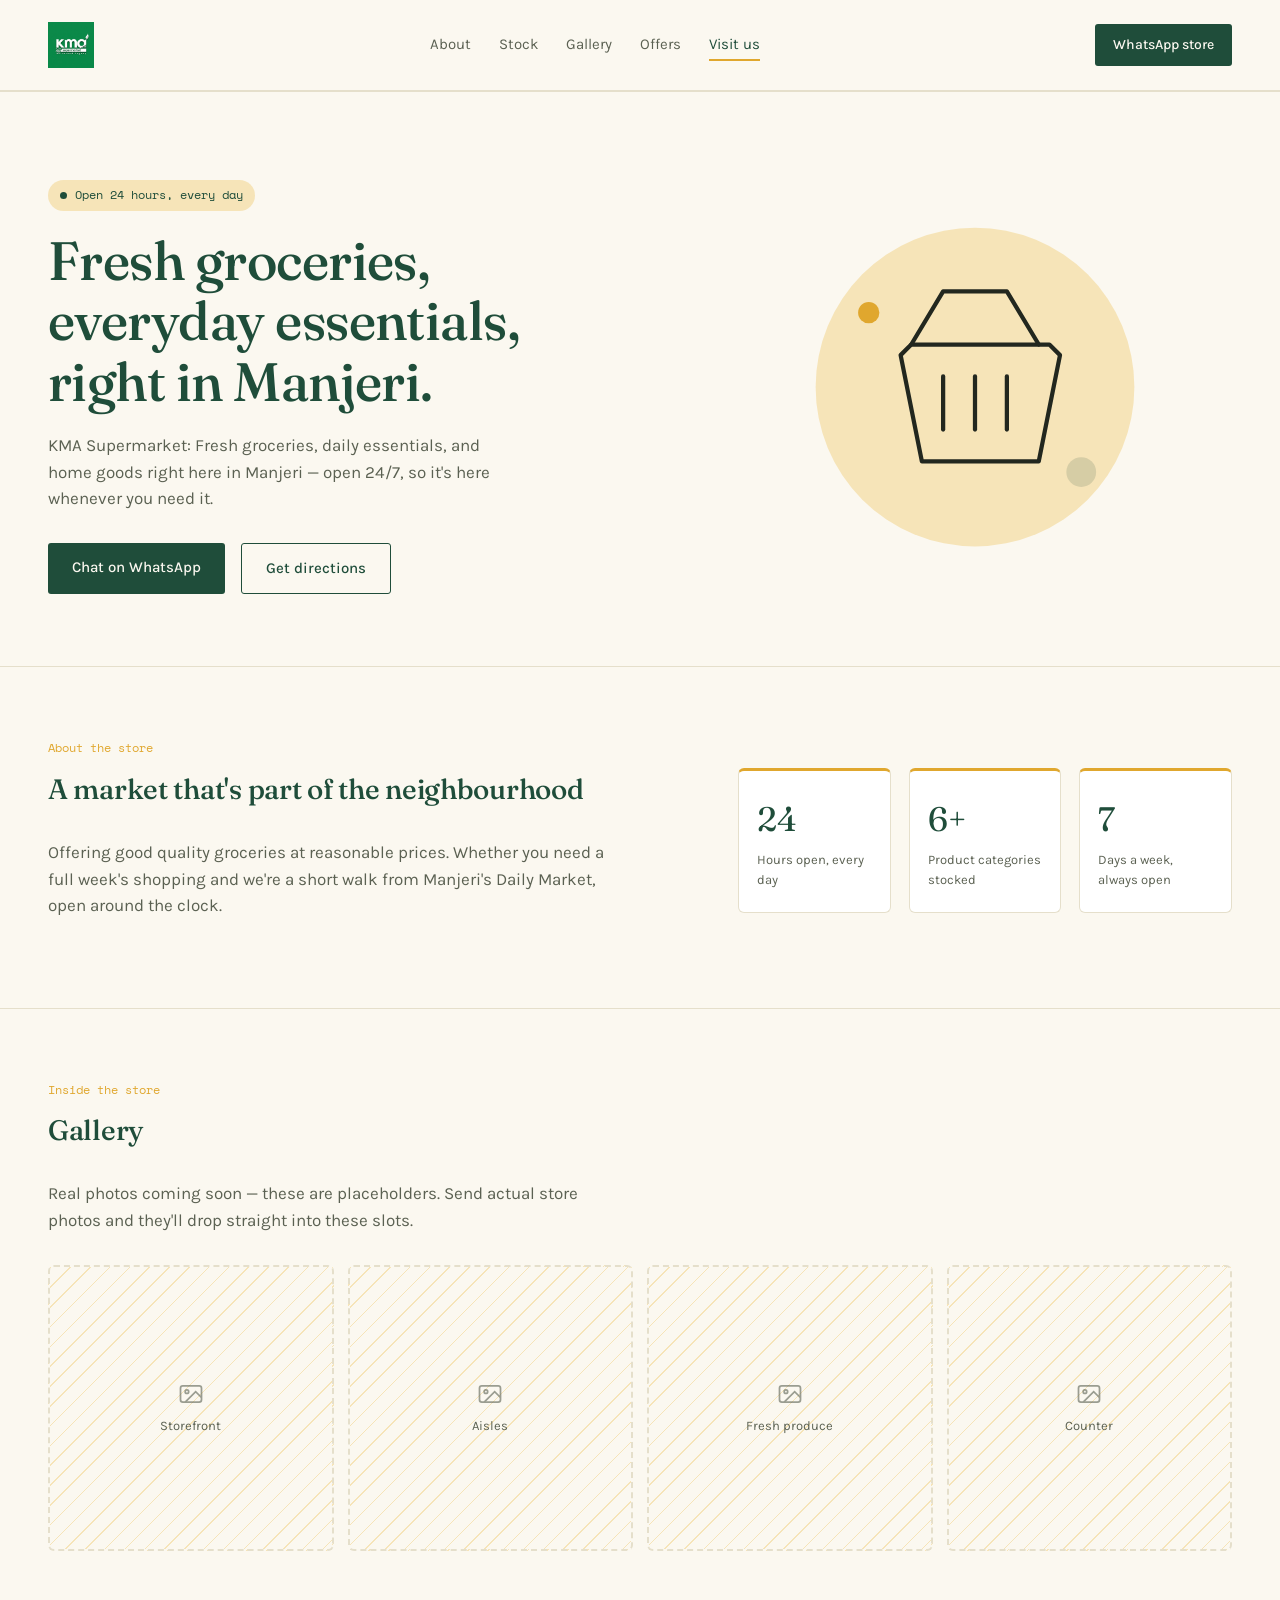
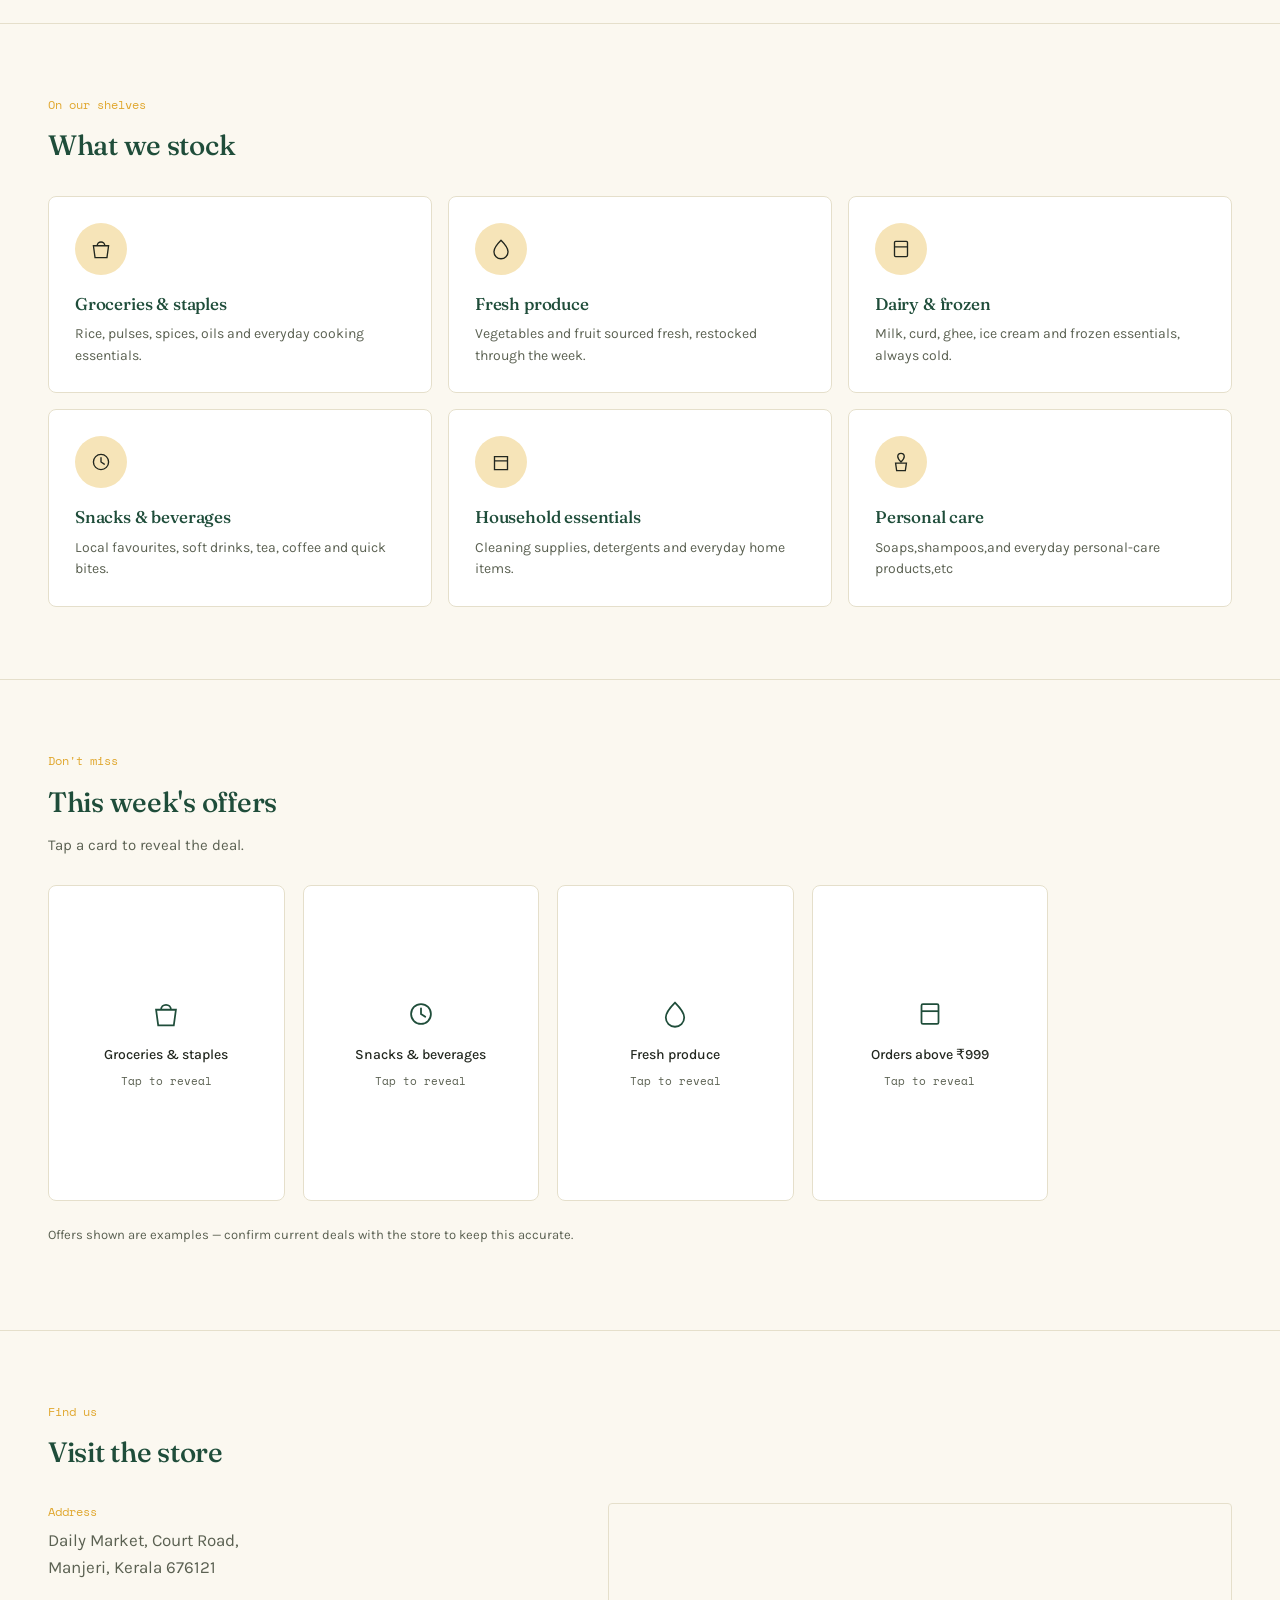
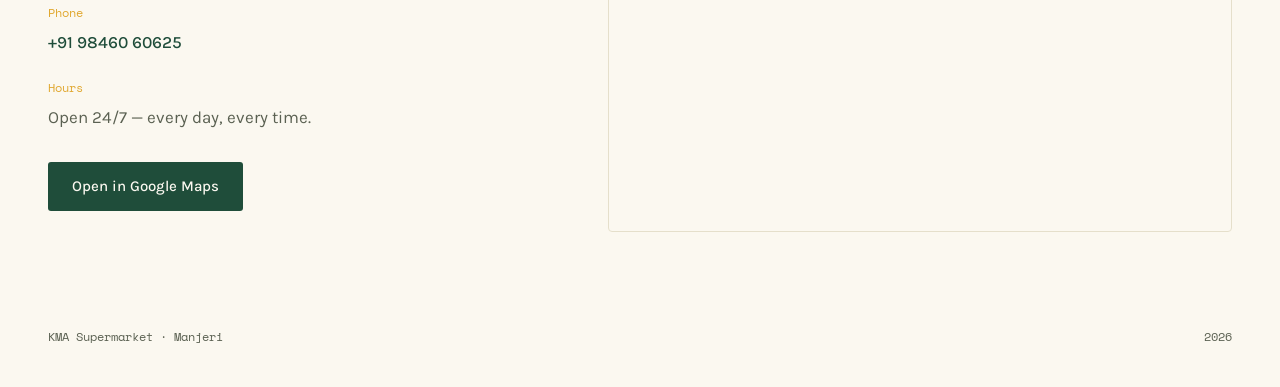
<file: index.html>
<!DOCTYPE html>
<html lang="en">
<head>
<meta charset="UTF-8">
<meta name="viewport" content="width=device-width, initial-scale=1.0">
<title>KMA Supermarket — Daily Market, Manjeri</title>
<link rel="preconnect" href="https://fonts.googleapis.com">
<link rel="preconnect" href="https://fonts.gstatic.com" crossorigin>
<link href="https://fonts.googleapis.com/css2?family=Fraunces:ital,opsz,wght@0,9..144,500;0,9..144,600;0,9..144,700;1,9..144,500&family=Karla:wght@400;500;700&family=Space+Mono:wght@400;700&display=swap" rel="stylesheet">
<style>
  .stat-num.plus::after {
    content: "+";
  }
</style>
<style>
:root {
  --bg: #FBF8F0;
  --ink: #22271F;
  --ink-soft: #5B6152;
  --green: #1F4D3A;
  --green-deep: #163829;
  --accent: #E0A72E;
  --accent-soft: #F6E4B8;
  --line: #E5DFCB;
  --card-bg: #FFFFFF;

  --font-display: 'Fraunces', serif;
  --font-body: 'Karla', sans-serif;
  --font-mono: 'Space Mono', monospace;
}

* { box-sizing: border-box; }

@media (prefers-reduced-motion: reduce) {
  * { animation: none !important; transition: none !important; scroll-behavior: auto !important; }
}

html { scroll-behavior: smooth; }

body {
  margin: 0;
  background: var(--bg);
  color: var(--ink);
  font-family: var(--font-body);
  font-size: 17px;
  line-height: 1.55;
  -webkit-font-smoothing: antialiased;
  overflow-x: hidden;
}

a { color: inherit; }
img { max-width: 100%; display: block; }

h1, h2, h3 {
  font-family: var(--font-display);
  font-weight: 500;
  margin: 0;
  letter-spacing: -0.01em;
  color: var(--green);
}

/* ---------- Scroll progress bar ---------- */

.progress-bar {
  position: fixed;
  top: 0;
  left: 0;
  height: 3px;
  background: var(--accent);
  width: 0%;
  z-index: 100;
  transition: width 0.1s linear;
}

/* ---------- Header ---------- */

.site-header {
  display: flex;
  align-items: center;
  justify-content: space-between;
  padding: 22px 48px;
  position: sticky;
  top: 0;
  background: rgba(251, 248, 240, 0.9);
  backdrop-filter: blur(8px);
  border-bottom: 1px solid var(--line);
  z-index: 50;
}

.wordmark {
  display: flex;
  align-items: center;
  text-decoration: none;
}

.logo-img {
  height: 46px;
  width: auto;
  transition: transform 0.3s ease;
}

.wordmark:hover .logo-img {
  transform: scale(1.06) rotate(-2deg);
}

.site-header nav {
  display: flex;
  gap: 28px;
}

.site-header nav a {
  text-decoration: none;
  color: var(--ink-soft);
  font-size: 15px;
  transition: color 0.15s ease;
  position: relative;
}

.site-header nav a::after {
  content: '';
  position: absolute;
  left: 0;
  bottom: -4px;
  width: 0%;
  height: 2px;
  background: var(--accent);
  transition: width 0.2s ease;
}

.site-header nav a:hover,
.site-header nav a.active {
  color: var(--green);
}

.site-header nav a:hover::after,
.site-header nav a.active::after {
  width: 100%;
}

.call-btn {
  text-decoration: none;
  background: var(--green);
  color: var(--bg);
  padding: 10px 18px;
  border-radius: 3px;
  font-size: 14px;
  font-weight: 500;
  transition: background 0.15s ease, transform 0.15s ease;
}

.call-btn:hover {
  background: var(--accent);
  color: var(--ink);
  transform: translateY(-2px);
}

/* ---------- Reveal-on-scroll ---------- */

.reveal {
  opacity: 0;
  transform: translateY(28px);
  transition: opacity 0.7s ease, transform 0.7s ease;
}

.reveal.is-visible {
  opacity: 1;
  transform: translateY(0);
}

.reveal-left {
  opacity: 0;
  transform: translateX(-40px);
  transition: opacity 0.7s ease, transform 0.7s ease;
}

.reveal-left.is-visible {
  opacity: 1;
  transform: translateX(0);
}

.reveal-right {
  opacity: 0;
  transform: translateX(40px);
  transition: opacity 0.7s ease, transform 0.7s ease;
}

.reveal-right.is-visible {
  opacity: 1;
  transform: translateX(0);
}

.reveal-stagger.is-visible > * {
  animation: staggerUp 0.6s ease both;
}

.reveal-stagger.is-visible > *:nth-child(1) { animation-delay: 0.05s; }
.reveal-stagger.is-visible > *:nth-child(2) { animation-delay: 0.12s; }
.reveal-stagger.is-visible > *:nth-child(3) { animation-delay: 0.19s; }
.reveal-stagger.is-visible > *:nth-child(4) { animation-delay: 0.26s; }
.reveal-stagger.is-visible > *:nth-child(5) { animation-delay: 0.33s; }
.reveal-stagger.is-visible > *:nth-child(6) { animation-delay: 0.40s; }

@keyframes staggerUp {
  from { opacity: 0; transform: translateY(20px); }
  to { opacity: 1; transform: translateY(0); }
}

/* ---------- Hero ---------- */

.hero {
  display: grid;
  grid-template-columns: 1.1fr 0.9fr;
  align-items: center;
  gap: 40px;
  padding: 88px 48px 72px;
  position: relative;
}

.hero-badge {
  display: inline-flex;
  align-items: center;
  gap: 8px;
  font-family: var(--font-mono);
  font-size: 12px;
  color: var(--green);
  background: var(--accent-soft);
  padding: 6px 12px;
  border-radius: 20px;
  margin-bottom: 20px;
  opacity: 0;
  animation: fadeIn 0.6s ease 0.1s forwards;
}

.pulse-dot {
  width: 7px;
  height: 7px;
  border-radius: 50%;
  background: var(--green);
  animation: pulse 1.8s ease-in-out infinite;
}

@keyframes pulse {
  0%, 100% { opacity: 1; transform: scale(1); }
  50% { opacity: 0.4; transform: scale(1.3); }
}

.hero h1 {
  font-size: clamp(34px, 4.5vw, 54px);
  line-height: 1.12;
  opacity: 0;
  animation: fadeUp 0.7s ease 0.2s forwards;
}

.hero-sub {
  color: var(--ink-soft);
  font-size: 17px;
  max-width: 460px;
  margin-top: 20px;
  opacity: 0;
  animation: fadeUp 0.7s ease 0.35s forwards;
}

.hero-actions {
  display: flex;
  gap: 16px;
  margin-top: 32px;
  flex-wrap: wrap;
  opacity: 0;
  animation: fadeUp 0.7s ease 0.5s forwards;
}

@keyframes fadeIn {
  to { opacity: 1; }
}

@keyframes fadeUp {
  from { opacity: 0; transform: translateY(16px); }
  to { opacity: 1; transform: translateY(0); }
}

.btn-primary {
  text-decoration: none;
  background: var(--green);
  color: var(--bg);
  padding: 13px 24px;
  border-radius: 3px;
  font-size: 15px;
  font-weight: 500;
  transition: background 0.15s ease, transform 0.15s ease, box-shadow 0.15s ease;
  display: inline-block;
}

.btn-primary:hover {
  background: var(--accent);
  color: var(--ink);
  transform: translateY(-2px);
  box-shadow: 0 8px 20px rgba(224, 167, 46, 0.35);
}

.btn-secondary {
  text-decoration: none;
  color: var(--green);
  padding: 13px 24px;
  border: 1px solid var(--green);
  border-radius: 3px;
  font-size: 15px;
  font-weight: 500;
  transition: background 0.15s ease, color 0.15s ease, transform 0.15s ease;
  display: inline-block;
}

.btn-secondary:hover {
  background: var(--green);
  color: var(--bg);
  transform: translateY(-2px);
}

.hero-art {
  position: relative;
  opacity: 0;
  animation: fadeIn 0.9s ease 0.3s forwards;
}

.hero-art svg {
  width: 100%;
  height: auto;
  max-width: 340px;
  margin: 0 auto;
  display: block;
  will-change: transform;
}

.float-item {
  animation: floaty 4s ease-in-out infinite;
  transform-origin: center;
}

.float-item.delay1 { animation-delay: 0.6s; }
.float-item.delay2 { animation-delay: 1.2s; }

@keyframes floaty {
  0%, 100% { transform: translateY(0); }
  50% { transform: translateY(-10px); }
}

/* ---------- Section shared ---------- */

main section {
  padding: 72px 48px;
  border-top: 1px solid var(--line);
}

main section h2 {
  font-size: 28px;
  margin-bottom: 28px;
}

.section-tag {
  font-family: var(--font-mono);
  font-size: 12px;
  color: var(--accent);
  display: block;
  margin-bottom: 10px;
}

/* ---------- About + stats ---------- */

.about-content {
  display: grid;
  grid-template-columns: 1.3fr 1fr;
  gap: 48px;
  align-items: start;
}

.about p {
  max-width: 560px;
  color: var(--ink-soft);
  font-size: 17px;
}

.stats {
  display: grid;
  grid-template-columns: repeat(3, 1fr);
  gap: 18px;
}

.stat-card {
  background: var(--card-bg);
  border: 1px solid var(--line);
  border-top: 3px solid var(--accent);
  border-radius: 6px;
  padding: 22px 18px;
  text-align: left;
  transition: transform 0.25s ease, box-shadow 0.25s ease, border-color 0.25s ease;
}

.stat-card:hover {
  transform: translateY(-6px) scale(1.02);
  box-shadow: 0 14px 28px rgba(31, 77, 58, 0.14);
  border-top-color: var(--green);
}

.stat-num {
  font-family: var(--font-display);
  font-size: 34px;
  color: var(--green);
  display: block;
}

.stat-label {
  font-size: 13px;
  color: var(--ink-soft);
  margin-top: 4px;
  display: block;
}

/* ---------- Gallery (photo placeholders) ---------- */

.gallery-note {
  color: var(--ink-soft);
  max-width: 560px;
  margin-bottom: 32px;
}

.gallery-grid {
  display: grid;
  grid-template-columns: repeat(4, 1fr);
  gap: 14px;
}

.gallery-slot {
  aspect-ratio: 1;
  border: 2px dashed var(--line);
  border-radius: 6px;
  display: flex;
  flex-direction: column;
  align-items: center;
  justify-content: center;
  gap: 8px;
  color: var(--ink-soft);
  font-size: 13px;
  background: repeating-linear-gradient(135deg, var(--accent-soft) 0px, var(--accent-soft) 1px, transparent 1px, transparent 14px);
  transition: transform 0.2s ease, border-color 0.2s ease;
  text-align: center;
  padding: 12px;
}

.gallery-slot:hover {
  transform: scale(1.05) rotate(-1deg);
  border-color: var(--accent);
  box-shadow: 0 10px 22px rgba(31, 77, 58, 0.12);
}

.gallery-slot svg {
  width: 28px;
  height: 28px;
  opacity: 0.6;
}

/* ---------- Categories ---------- */

.category-grid {
  display: grid;
  grid-template-columns: repeat(3, 1fr);
  gap: 16px;
}

.category-card {
  background: var(--card-bg);
  border: 1px solid var(--line);
  border-radius: 8px;
  padding: 26px;
  transition: transform 0.25s ease, box-shadow 0.25s ease, border-color 0.25s ease;
  position: relative;
  overflow: hidden;
}

.category-card:hover {
  transform: translateY(-6px);
  box-shadow: 0 16px 30px rgba(31, 77, 58, 0.14);
  border-color: var(--accent);
}

.cat-icon {
  width: 52px;
  height: 52px;
  border-radius: 50%;
  background: var(--accent-soft);
  display: flex;
  align-items: center;
  justify-content: center;
  margin-bottom: 16px;
  transition: background 0.25s ease;
}

.category-card:hover .cat-icon {
  background: var(--accent);
}

.cat-icon svg {
  width: 26px;
  height: 26px;
  transition: transform 0.3s ease;
}

.category-card:hover .cat-icon svg {
  transform: rotate(-6deg) scale(1.1);
}

.category-card h3 {
  font-size: 17px;
  margin-bottom: 6px;
}

.category-card p {
  color: var(--ink-soft);
  font-size: 14px;
  margin: 0;
}

/* ---------- Offers (flip cards) ---------- */

.offers-note {
  color: var(--ink-soft);
  margin-top: -18px;
  margin-bottom: 28px;
  font-size: 15px;
}

.offers-list {
  display: grid;
  grid-template-columns: repeat(4, 1fr);
  gap: 18px;
  max-width: 1000px;
  perspective: 1200px;
}

.offer-card {
  background: none;
  border: none;
  padding: 0;
  cursor: pointer;
  aspect-ratio: 3 / 4;
  font-family: inherit;
}

.offer-inner {
  position: relative;
  width: 100%;
  height: 100%;
  transition: transform 0.6s cubic-bezier(0.2, 0.8, 0.2, 1);
  transform-style: preserve-3d;
}

.offer-card.flipped .offer-inner {
  transform: rotateY(180deg);
}

.offer-face {
  position: absolute;
  inset: 0;
  border-radius: 8px;
  backface-visibility: hidden;
  display: flex;
  flex-direction: column;
  align-items: center;
  justify-content: center;
  text-align: center;
  padding: 18px;
}

.offer-front {
  background: var(--card-bg);
  border: 1px solid var(--line);
  transition: border-color 0.2s ease, box-shadow 0.2s ease;
}

.offer-card:hover .offer-front {
  border-color: var(--accent);
  box-shadow: 0 12px 24px rgba(31, 77, 58, 0.12);
}

.offer-icon svg {
  width: 34px;
  height: 34px;
  margin-bottom: 12px;
}

.offer-label {
  font-size: 14px;
  color: var(--ink);
  font-weight: 500;
}

.offer-hint {
  font-family: var(--font-mono);
  font-size: 11px;
  color: var(--ink-soft);
  margin-top: 10px;
}

.offer-back {
  background: var(--green);
  color: var(--bg);
  transform: rotateY(180deg);
}

.offer-percent {
  font-family: var(--font-display);
  font-size: 22px;
  font-weight: 600;
  color: var(--accent);
  margin-bottom: 10px;
}

.offer-back p {
  font-size: 13px;
  margin: 0;
  color: var(--bg);
  opacity: 0.9;
}

.offers-footnote {
  font-size: 13px;
  color: var(--ink-soft);
  margin-top: 24px;
  max-width: 600px;
}

/* ---------- Visit ---------- */

.visit-grid {
  display: grid;
  grid-template-columns: 1fr 1.2fr;
  gap: 40px;
}

.info-row {
  margin-bottom: 24px;
}

.info-label {
  font-family: var(--font-mono);
  font-size: 12px;
  color: var(--accent);
  display: block;
  margin-bottom: 6px;
}

.info-row p {
  margin: 0;
  color: var(--ink-soft);
}

.info-row a {
  text-decoration: none;
  color: var(--green);
  font-weight: 500;
}

.visit-info .btn-primary {
  margin-top: 8px;
}

.visit-map {
  border-radius: 4px;
  overflow: hidden;
  border: 1px solid var(--line);
  min-height: 320px;
}

.visit-map iframe {
  width: 100%;
  height: 100%;
  min-height: 320px;
  border: none;
}

/* ---------- Footer ---------- */

.site-footer {
  display: flex;
  justify-content: space-between;
  padding: 24px 48px 40px;
  font-family: var(--font-mono);
  font-size: 12px;
  color: var(--ink-soft);
}

/* ---------- Back to top ---------- */

.to-top {
  position: fixed;
  bottom: 24px;
  right: 24px;
  width: 44px;
  height: 44px;
  border-radius: 50%;
  background: var(--green);
  color: var(--bg);
  display: flex;
  align-items: center;
  justify-content: center;
  text-decoration: none;
  opacity: 0;
  pointer-events: none;
  transition: opacity 0.2s ease, transform 0.2s ease;
  z-index: 40;
}

.to-top.visible {
  opacity: 1;
  pointer-events: auto;
}

.to-top:hover {
  transform: translateY(-3px);
  background: var(--accent);
  color: var(--ink);
}

/* ---------- Responsive ---------- */

@media (max-width: 860px) {
  .hero { grid-template-columns: 1fr; }
  .hero-art { order: -1; max-width: 200px; margin: 0 auto; }
  .about-content { grid-template-columns: 1fr; }
  .category-grid { grid-template-columns: repeat(2, 1fr); }
  .offers-list { grid-template-columns: repeat(2, 1fr); }
  .visit-grid { grid-template-columns: 1fr; }
  .gallery-grid { grid-template-columns: repeat(2, 1fr); }
}

@media (max-width: 600px) {
  .site-header, main section, .site-footer {
    padding-left: 22px;
    padding-right: 22px;
  }
  .site-header nav { display: none; }
  .category-grid { grid-template-columns: 1fr; }
  .stats { grid-template-columns: 1fr; }
}
</style>
</head>
<body>

<div class="progress-bar" id="progressBar"></div>

<header class="site-header">
  <a href="#top" class="wordmark"><img src="[data-uri]" alt="KMA Supermarket logo" class="logo-img"></a>
  <nav id="navLinks">
    <a href="#about">About</a>
    <a href="#categories">Stock</a>
    <a href="#gallery">Gallery</a>
    <a href="#offers">Offers</a>
    <a href="#visit">Visit us</a>
  </nav>
  <a class="call-btn" href="https://wa.me/919846060625?text=HI%21" target="_blank" rel="noopener">WhatsApp store</a>
</header>

<main id="top">

  <section class="hero">
    <div class="hero-text">
      <span class="hero-badge"><span class="pulse-dot"></span>Open 24 hours, every day</span>
      <h1>Fresh groceries,<br>everyday essentials,<br>right in Manjeri.</h1>
      <p class="hero-sub">KMA Supermarket: Fresh groceries, daily essentials, and home goods right here in Manjeri — open 24/7, so it's here whenever you need it.</p>
      <div class="hero-actions">
  <a class="btn-primary" href="https://wa.me/919846060625?text=HI%21" target="_blank" rel="noopener">Chat on WhatsApp</a>
  <a class="btn-secondary" href="#visit">Get directions</a>
</div>
    </div>
    <div class="hero-art" aria-hidden="true">
      <svg viewBox="0 0 320 320" xmlns="http://www.w3.org/2000/svg">
        <circle cx="160" cy="160" r="150" fill="var(--accent-soft)"/>
        <g class="float-item" stroke="var(--ink)" stroke-width="4" fill="none" stroke-linecap="round" stroke-linejoin="round">
          <path d="M90 130 L100 120 L230 120 L240 130 L220 230 L110 230 Z"/>
          <path d="M100 120 L130 70 L190 70 L220 120"/>
          <line x1="130" y1="150" x2="130" y2="200"/>
          <line x1="160" y1="150" x2="160" y2="200"/>
          <line x1="190" y1="150" x2="190" y2="200"/>
        </g>
        <circle class="float-item delay1" cx="60" cy="90" r="10" fill="var(--accent)"/>
        <circle class="float-item delay2" cx="260" cy="240" r="14" fill="var(--green)" opacity="0.15"/>
      </svg>
    </div>
  </section>

  <section class="about reveal-left" id="about">
    <span class="section-tag">About the store</span>
    <div class="about-content">
      <div>
        <h2>A market that's part of the neighbourhood</h2>
        <p>Offering good quality groceries at reasonable prices. Whether you need a full week's shopping and we're a short walk from Manjeri's Daily Market, open around the clock.</p>
      </div>
      <div class="stats reveal-stagger">
        <div class="stat-card">
          <span class="stat-num" data-count="24">0</span>
          <span class="stat-label">Hours open, every day</span>
        </div>
        <div class="stat-card">
          <span class="stat-num plus" data-count="6">0</span>
          <span class="stat-label">Product categories stocked</span>
        </div>
        <div class="stat-card">
          <span class="stat-num" data-count="7">0</span>
          <span class="stat-label">Days a week, always open</span>
        </div>
      </div>
    </div>
  </section>

  <section class="gallery reveal-right" id="gallery">
    <span class="section-tag">Inside the store</span>
    <h2>Gallery</h2>
    <p class="gallery-note">Real photos coming soon — these are placeholders. Send actual store photos and they'll drop straight into these slots.</p>
    <div class="gallery-grid reveal-stagger">
      <div class="gallery-slot">
        <svg viewBox="0 0 24 24" fill="none" stroke="var(--ink-soft)" stroke-width="1.5"><rect x="3" y="5" width="18" height="14" rx="2"/><circle cx="8.5" cy="10" r="1.5"/><path d="M21 15l-5-5-9 9"/></svg>
        Storefront
      </div>
      <div class="gallery-slot">
        <svg viewBox="0 0 24 24" fill="none" stroke="var(--ink-soft)" stroke-width="1.5"><rect x="3" y="5" width="18" height="14" rx="2"/><circle cx="8.5" cy="10" r="1.5"/><path d="M21 15l-5-5-9 9"/></svg>
        Aisles
      </div>
      <div class="gallery-slot">
        <svg viewBox="0 0 24 24" fill="none" stroke="var(--ink-soft)" stroke-width="1.5"><rect x="3" y="5" width="18" height="14" rx="2"/><circle cx="8.5" cy="10" r="1.5"/><path d="M21 15l-5-5-9 9"/></svg>
        Fresh produce
      </div>
      <div class="gallery-slot">
        <svg viewBox="0 0 24 24" fill="none" stroke="var(--ink-soft)" stroke-width="1.5"><rect x="3" y="5" width="18" height="14" rx="2"/><circle cx="8.5" cy="10" r="1.5"/><path d="M21 15l-5-5-9 9"/></svg>
        Counter
      </div>
    </div>
  </section>

  <section class="categories reveal-left" id="categories">
    <span class="section-tag">On our shelves</span>
    <h2>What we stock</h2>
    <div class="category-grid reveal-stagger">
      <article class="category-card">
        <div class="cat-icon" aria-hidden="true">
          <svg viewBox="0 0 48 48"><path d="M10 18h28l-3 22H13z" fill="none" stroke="var(--ink)" stroke-width="2.5"/><path d="M17 18a7 7 0 0 1 14 0" fill="none" stroke="var(--ink)" stroke-width="2.5"/></svg>
        </div>
        <h3>Groceries &amp; staples</h3>
        <p>Rice, pulses, spices, oils and everyday cooking essentials.</p>
      </article>
      <article class="category-card">
        <div class="cat-icon" aria-hidden="true">
          <svg viewBox="0 0 48 48"><path d="M24 8c-8 8-13 15-13 21a13 13 0 0 0 26 0c0-6-5-13-13-21z" fill="none" stroke="var(--ink)" stroke-width="2.5"/></svg>
        </div>
        <h3>Fresh produce</h3>
        <p>Vegetables and fruit sourced fresh, restocked through the week.</p>
      </article>
      <article class="category-card">
        <div class="cat-icon" aria-hidden="true">
          <svg viewBox="0 0 48 48"><rect x="12" y="10" width="24" height="28" rx="2" fill="none" stroke="var(--ink)" stroke-width="2.5"/><line x1="12" y1="20" x2="36" y2="20" stroke="var(--ink)" stroke-width="2.5"/></svg>
        </div>
        <h3>Dairy &amp; frozen</h3>
        <p>Milk, curd, ghee, ice cream and frozen essentials, always cold.</p>
      </article>
      <article class="category-card">
        <div class="cat-icon" aria-hidden="true">
          <svg viewBox="0 0 48 48"><circle cx="24" cy="24" r="14" fill="none" stroke="var(--ink)" stroke-width="2.5"/><path d="M24 16v8l6 4" stroke="var(--ink)" stroke-width="2.5" fill="none" stroke-linecap="round"/></svg>
        </div>
        <h3>Snacks &amp; beverages</h3>
        <p>Local favourites, soft drinks, tea, coffee and quick bites.</p>
      </article>
      <article class="category-card">
        <div class="cat-icon" aria-hidden="true">
          <svg viewBox="0 0 48 48"><path d="M12 14h24v24H12z" fill="none" stroke="var(--ink)" stroke-width="2.5"/><path d="M12 22h24" stroke="var(--ink)" stroke-width="2.5"/></svg>
        </div>
        <h3>Household essentials</h3>
        <p>Cleaning supplies, detergents and everyday home items.</p>
      </article>
      <article class="category-card">
        <div class="cat-icon" aria-hidden="true">
          <svg viewBox="0 0 48 48"><path d="M24 8a6 6 0 0 1 6 6c0 4-6 10-6 10s-6-6-6-10a6 6 0 0 1 6-6z" fill="none" stroke="var(--ink)" stroke-width="2.5"/><path d="M14 26h20l-2 14H16z" fill="none" stroke="var(--ink)" stroke-width="2.5"/></svg>
        </div>
        <h3>Personal care</h3>
        <p>Soaps,shampoos,and everyday personal-care products,etc</p>
      </article>
    </div>
  </section>

  <section class="offers reveal-right" id="offers">
    <span class="section-tag">Don't miss</span>
    <h2>This week's offers</h2>
    <p class="offers-note">Tap a card to reveal the deal.</p>
    <div class="offers-list reveal-stagger">

      <button class="offer-card" type="button">
        <div class="offer-inner">
          <div class="offer-face offer-front">
            <div class="offer-icon" aria-hidden="true">
              <svg viewBox="0 0 48 48"><path d="M10 18h28l-3 22H13z" fill="none" stroke="var(--green)" stroke-width="2.5"/><path d="M17 18a7 7 0 0 1 14 0" fill="none" stroke="var(--green)" stroke-width="2.5"/></svg>
            </div>
            <span class="offer-label">Groceries &amp; staples</span>
            <span class="offer-hint">Tap to reveal</span>
          </div>
          <div class="offer-face offer-back">
            <span class="offer-percent">10% OFF</span>
            <p>On rice, pulses &amp; cooking oils this week.</p>
          </div>
        </div>
      </button>

      <button class="offer-card" type="button">
        <div class="offer-inner">
          <div class="offer-face offer-front">
            <div class="offer-icon" aria-hidden="true">
              <svg viewBox="0 0 48 48"><circle cx="24" cy="24" r="14" fill="none" stroke="var(--green)" stroke-width="2.5"/><path d="M24 16v8l6 4" stroke="var(--green)" stroke-width="2.5" fill="none" stroke-linecap="round"/></svg>
            </div>
            <span class="offer-label">Snacks &amp; beverages</span>
            <span class="offer-hint">Tap to reveal</span>
          </div>
          <div class="offer-face offer-back">
            <span class="offer-percent">BUY 3 GET 1</span>
            <p>On select snacks &amp; soft drinks.</p>
          </div>
        </div>
      </button>

      <button class="offer-card" type="button">
        <div class="offer-inner">
          <div class="offer-face offer-front">
            <div class="offer-icon" aria-hidden="true">
              <svg viewBox="0 0 48 48"><path d="M24 8c-8 8-13 15-13 21a13 13 0 0 0 26 0c0-6-5-13-13-21z" fill="none" stroke="var(--green)" stroke-width="2.5"/></svg>
            </div>
            <span class="offer-label">Fresh produce</span>
            <span class="offer-hint">Tap to reveal</span>
          </div>
          <div class="offer-face offer-back">
            <span class="offer-percent">FRESH DAILY</span>
            <p>New stock of vegetables &amp; fruit every morning.</p>
          </div>
        </div>
      </button>

      <button class="offer-card" type="button">
        <div class="offer-inner">
          <div class="offer-face offer-front">
            <div class="offer-icon" aria-hidden="true">
              <svg viewBox="0 0 48 48"><rect x="12" y="10" width="24" height="28" rx="2" fill="none" stroke="var(--green)" stroke-width="2.5"/><line x1="12" y1="20" x2="36" y2="20" stroke="var(--green)" stroke-width="2.5"/></svg>
            </div>
            <span class="offer-label">Orders above ₹999</span>
            <span class="offer-hint">Tap to reveal</span>
          </div>
          <div class="offer-face offer-back">
            <span class="offer-percent">FREE DELIVERY</span>
            <p>On local orders above ₹999 — call to arrange.</p>
          </div>
        </div>
      </button>

    </div>
    <p class="offers-footnote">Offers shown are examples — confirm current deals with the store to keep this accurate.</p>
  </section>

  <section class="visit reveal" id="visit">
    <span class="section-tag">Find us</span>
    <h2>Visit the store</h2>
    <div class="visit-grid">
      <div class="visit-info">
        <div class="info-row">
          <span class="info-label">Address</span>
          <p>Daily Market, Court Road,<br>Manjeri, Kerala 676121</p>
        </div>
        <div class="info-row">
          <span class="info-label">Phone</span>
          <p><a href="tel:+919846060625">+91 98460 60625</a></p>
        </div>
        <div class="info-row">
          <span class="info-label">Hours</span>
          <p>Open 24/7 — every day, every time.</p>
        </div>
        <a class="btn-primary" href="https://www.google.com/maps/search/?api=1&query=KMA+Supermarket+Daily+Market+Court+Road+Vellarangal+Manjeri" target="_blank" rel="noopener">Open in Google Maps</a>
      </div>
      <div class="visit-map">
        <iframe
          title="KMA Supermarket location"
          src="https://www.google.com/maps?q=KMA+Supermarket+Daily+Market+Court+Road+Vellarangal+Manjeri+Kerala+676121&output=embed"
          loading="lazy"
          referrerpolicy="no-referrer-when-downgrade">
        </iframe>
      </div>
    </div>
  </section>

</main>

<footer class="site-footer">
  <span>KMA Supermarket · Manjeri</span>
  <span id="year"></span>
</footer>

<a href="#top" class="to-top" id="toTop" aria-label="Back to top">↑</a>

<script>
document.getElementById('year').textContent = new Date().getFullYear();

// Scroll progress bar
const progressBar = document.getElementById('progressBar');
function updateProgress() {
  const h = document.documentElement;
  const scrolled = (h.scrollTop) / (h.scrollHeight - h.clientHeight) * 100;
  progressBar.style.width = scrolled + '%';
}
document.addEventListener('scroll', updateProgress, { passive: true });

// Back to top button
const toTop = document.getElementById('toTop');
document.addEventListener('scroll', () => {
  toTop.classList.toggle('visible', window.scrollY > 500);
}, { passive: true });

// Active nav link on scroll
const navLinks = document.querySelectorAll('#navLinks a');
const sections = document.querySelectorAll('main section[id]');
const navObserver = new IntersectionObserver((entries) => {
  entries.forEach(entry => {
    if (entry.isIntersecting) {
      const id = entry.target.getAttribute('id');
      navLinks.forEach(link => {
        link.classList.toggle('active', link.getAttribute('href') === '#' + id);
      });
    }
  });
}, { rootMargin: '-40% 0px -50% 0px' });
sections.forEach(sec => navObserver.observe(sec));

// Reveal on scroll
const revealEls = document.querySelectorAll('.reveal, .reveal-left, .reveal-right');
const revealObserver = new IntersectionObserver((entries) => {
  entries.forEach(entry => {
    if (entry.isIntersecting) {
      entry.target.classList.add('is-visible');
      revealObserver.unobserve(entry.target);
    }
  });
}, { threshold: 0.15 });
revealEls.forEach(el => revealObserver.observe(el));

// Animated counters
const counters = document.querySelectorAll('.stat-num[data-count]');
const counterObserver = new IntersectionObserver((entries) => {
  entries.forEach(entry => {
    if (entry.isIntersecting) {
      const el = entry.target;
      const target = parseInt(el.getAttribute('data-count'), 10);
      let current = 0;
      const step = Math.max(1, Math.ceil(target / 30));
      const tick = () => {
        current += step;
        if (current >= target) {
          el.textContent = target;
        } else {
          el.textContent = current;
          requestAnimationFrame(tick);
        }
      };
      tick();
      counterObserver.unobserve(el);
    }
  });
}, { threshold: 0.5 });
counters.forEach(el => counterObserver.observe(el));

// Offer card flip
document.querySelectorAll('.offer-card').forEach(card => {
  card.addEventListener('click', () => {
    card.classList.toggle('flipped');
  });
});
const heroArt = document.querySelector('.hero-art svg');
if (heroArt && window.matchMedia('(prefers-reduced-motion: no-preference)').matches) {
  document.addEventListener('scroll', () => {
    const offset = Math.min(window.scrollY * 0.08, 30);
    heroArt.style.transform = `translateY(${offset}px)`;
  }, { passive: true });
}
</script>
</body>
</html>
</file>
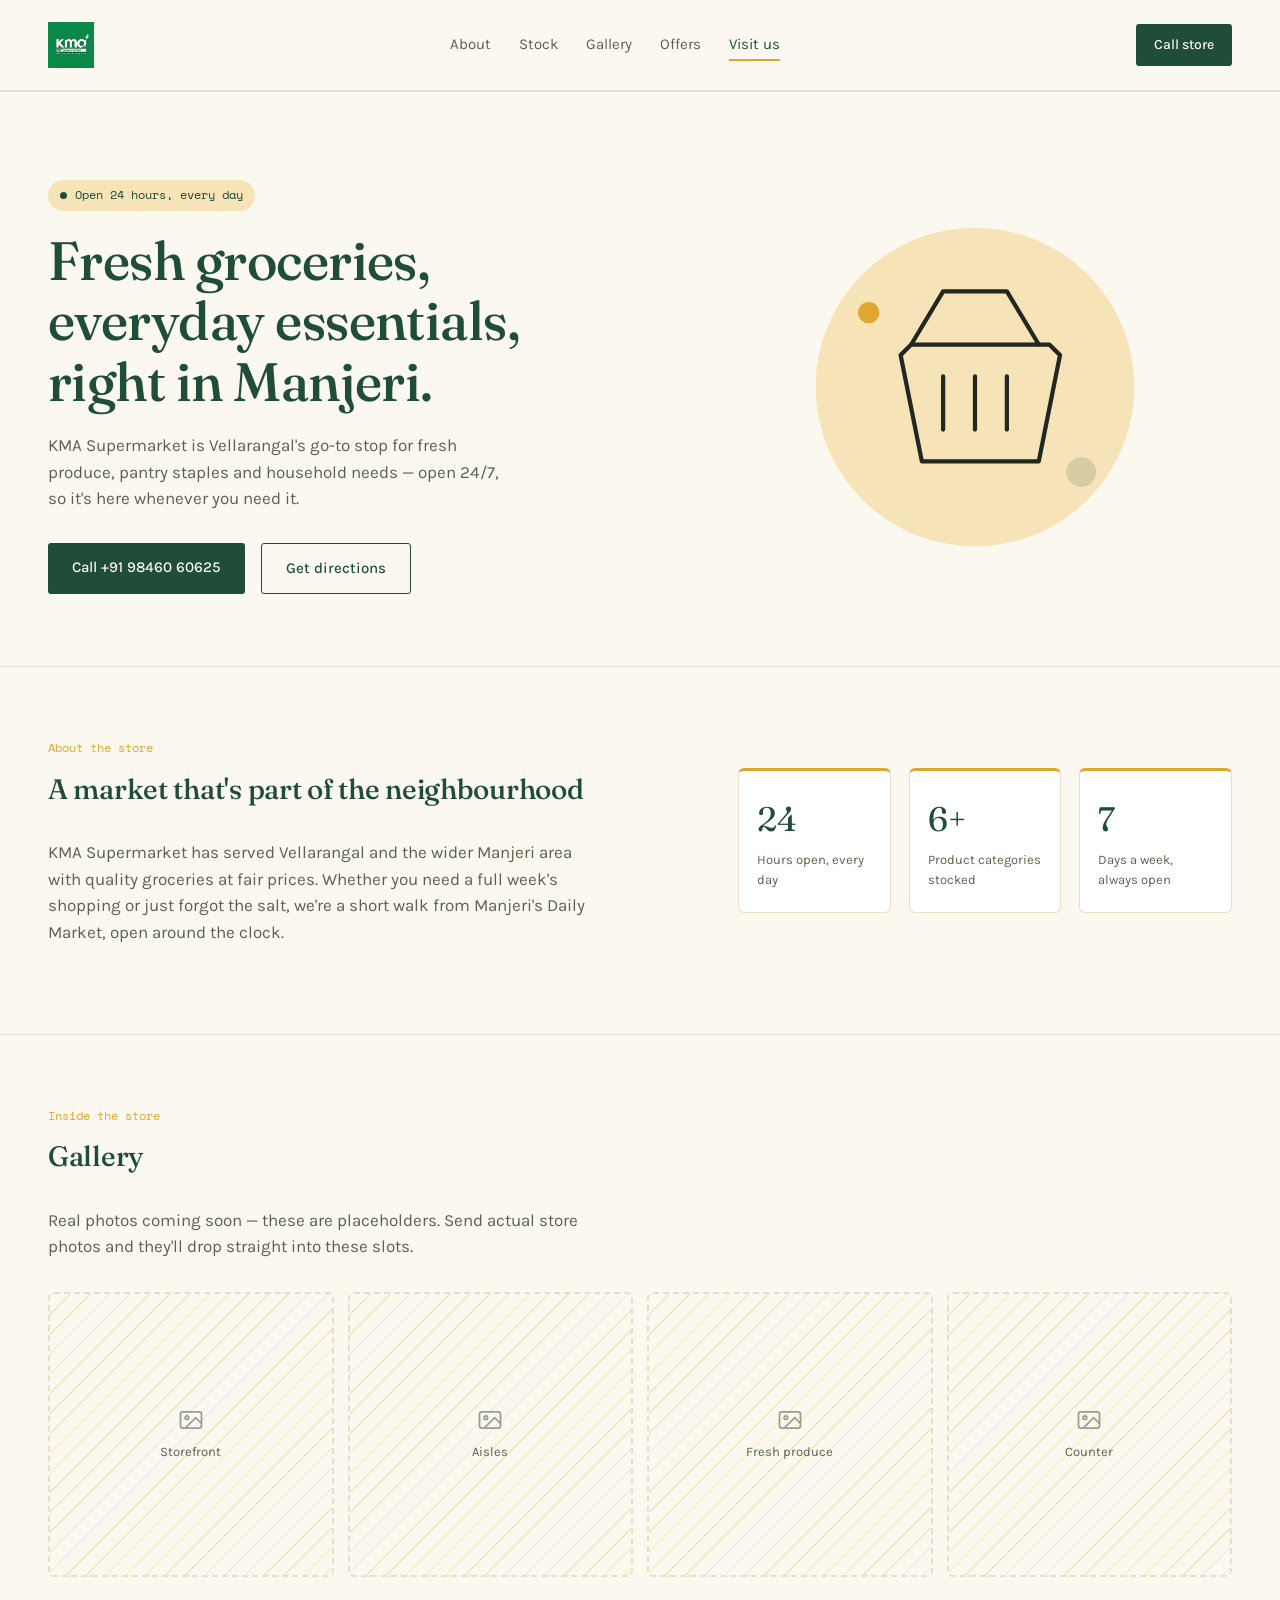
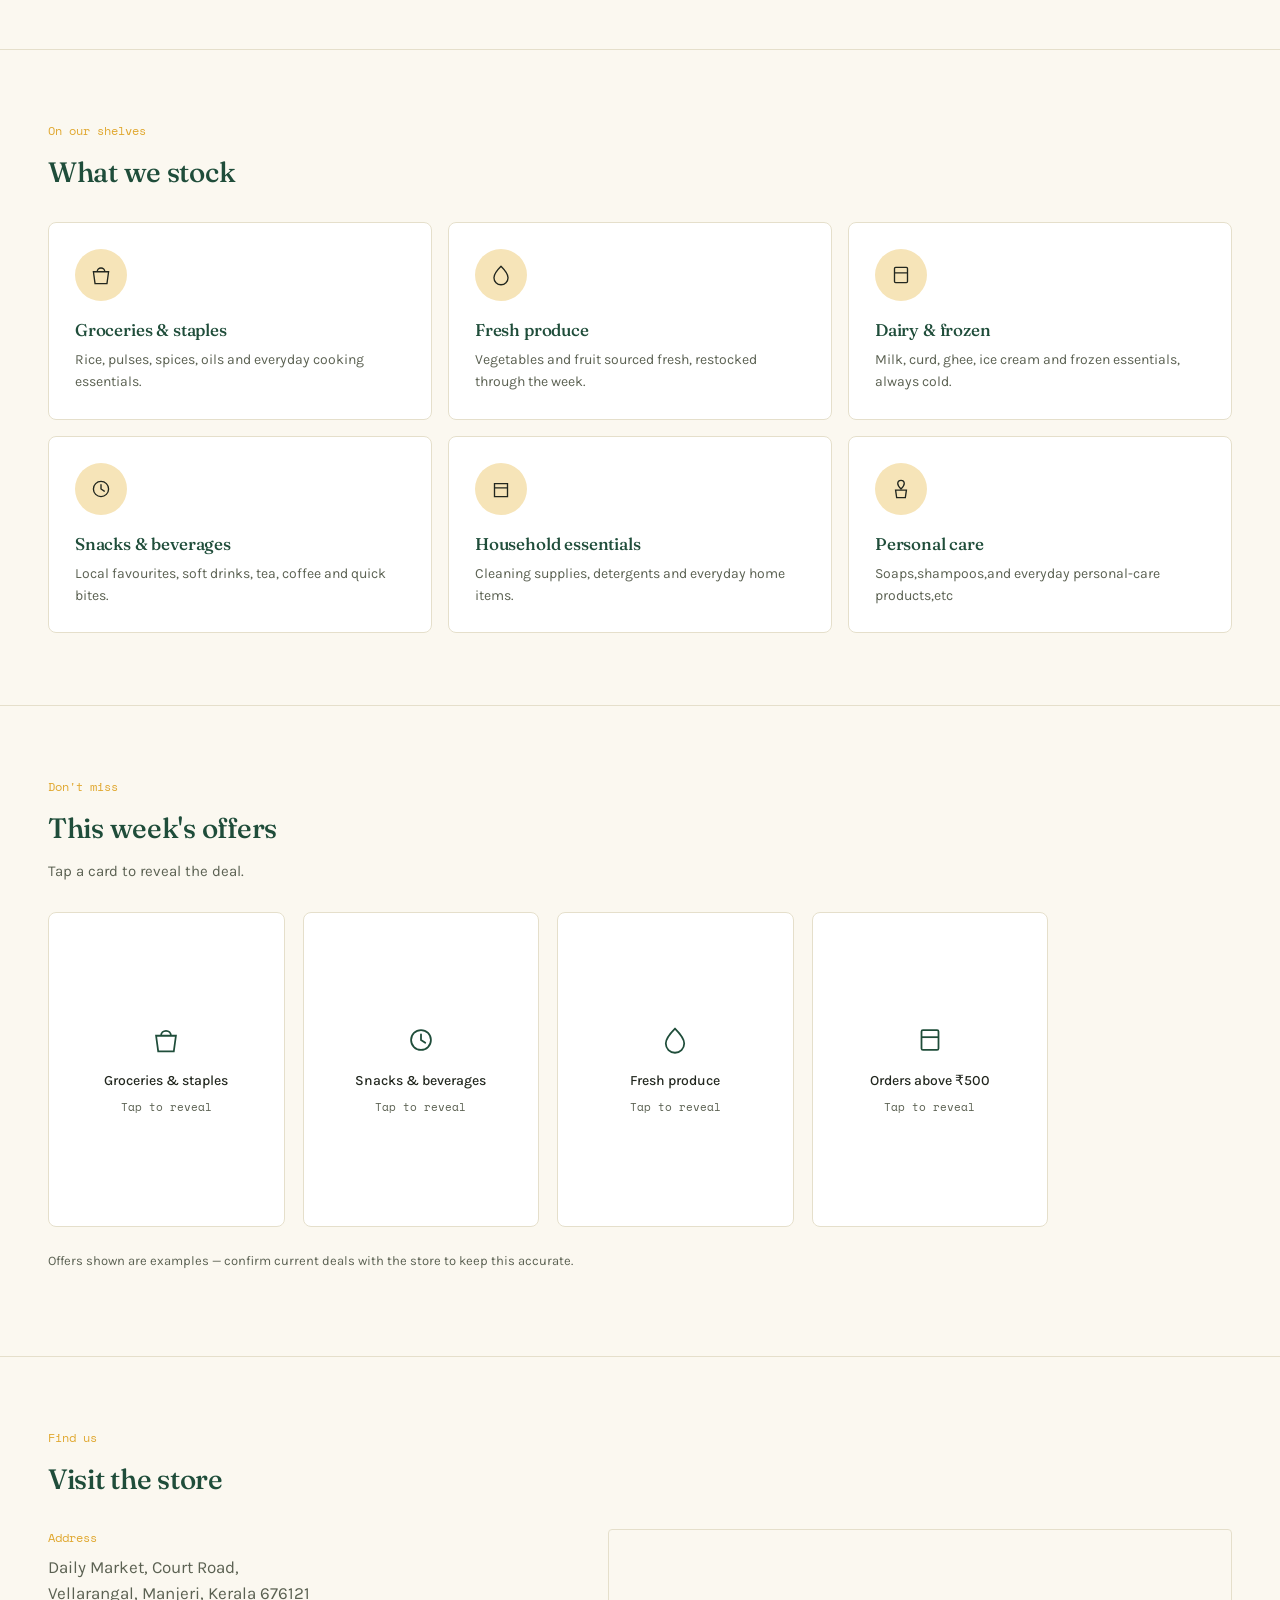
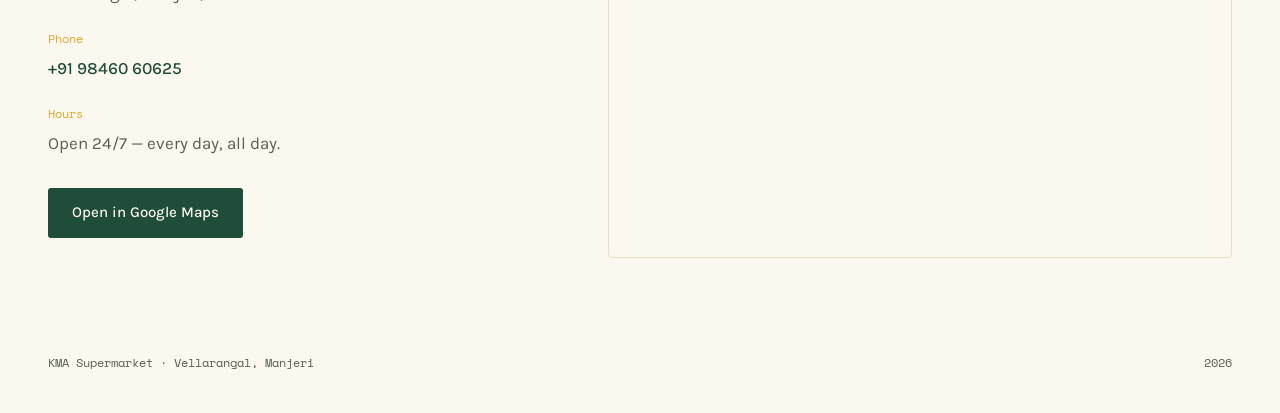
<file: kmb.html>
<!DOCTYPE html>
<html lang="en">
<head>
<meta charset="UTF-8">
<meta name="viewport" content="width=device-width, initial-scale=1.0">
<title>KMA Supermarket — Daily Market, Manjeri</title>
<link rel="preconnect" href="https://fonts.googleapis.com">
<link rel="preconnect" href="https://fonts.gstatic.com" crossorigin>
<link href="https://fonts.googleapis.com/css2?family=Fraunces:ital,opsz,wght@0,9..144,500;0,9..144,600;0,9..144,700;1,9..144,500&family=Karla:wght@400;500;700&family=Space+Mono:wght@400;700&display=swap" rel="stylesheet">
<style>
  .stat-num.plus::after {
    content: "+";
  }
</style>
<style>
:root {
  --bg: #FBF8F0;
  --ink: #22271F;
  --ink-soft: #5B6152;
  --green: #1F4D3A;
  --green-deep: #163829;
  --accent: #E0A72E;
  --accent-soft: #F6E4B8;
  --line: #E5DFCB;
  --card-bg: #FFFFFF;

  --font-display: 'Fraunces', serif;
  --font-body: 'Karla', sans-serif;
  --font-mono: 'Space Mono', monospace;
}

* { box-sizing: border-box; }

@media (prefers-reduced-motion: reduce) {
  * { animation: none !important; transition: none !important; scroll-behavior: auto !important; }
}

html { scroll-behavior: smooth; }

body {
  margin: 0;
  background: var(--bg);
  color: var(--ink);
  font-family: var(--font-body);
  font-size: 17px;
  line-height: 1.55;
  -webkit-font-smoothing: antialiased;
  overflow-x: hidden;
}

a { color: inherit; }
img { max-width: 100%; display: block; }

h1, h2, h3 {
  font-family: var(--font-display);
  font-weight: 500;
  margin: 0;
  letter-spacing: -0.01em;
  color: var(--green);
}

/* ---------- Scroll progress bar ---------- */

.progress-bar {
  position: fixed;
  top: 0;
  left: 0;
  height: 3px;
  background: var(--accent);
  width: 0%;
  z-index: 100;
  transition: width 0.1s linear;
}

/* ---------- Header ---------- */

.site-header {
  display: flex;
  align-items: center;
  justify-content: space-between;
  padding: 22px 48px;
  position: sticky;
  top: 0;
  background: rgba(251, 248, 240, 0.9);
  backdrop-filter: blur(8px);
  border-bottom: 1px solid var(--line);
  z-index: 50;
}

.wordmark {
  display: flex;
  align-items: center;
  text-decoration: none;
}

.logo-img {
  height: 46px;
  width: auto;
  transition: transform 0.3s ease;
}

.wordmark:hover .logo-img {
  transform: scale(1.06) rotate(-2deg);
}

.site-header nav {
  display: flex;
  gap: 28px;
}

.site-header nav a {
  text-decoration: none;
  color: var(--ink-soft);
  font-size: 15px;
  transition: color 0.15s ease;
  position: relative;
}

.site-header nav a::after {
  content: '';
  position: absolute;
  left: 0;
  bottom: -4px;
  width: 0%;
  height: 2px;
  background: var(--accent);
  transition: width 0.2s ease;
}

.site-header nav a:hover,
.site-header nav a.active {
  color: var(--green);
}

.site-header nav a:hover::after,
.site-header nav a.active::after {
  width: 100%;
}

.call-btn {
  text-decoration: none;
  background: var(--green);
  color: var(--bg);
  padding: 10px 18px;
  border-radius: 3px;
  font-size: 14px;
  font-weight: 500;
  transition: background 0.15s ease, transform 0.15s ease;
}

.call-btn:hover {
  background: var(--accent);
  color: var(--ink);
  transform: translateY(-2px);
}

/* ---------- Reveal-on-scroll ---------- */

.reveal {
  opacity: 0;
  transform: translateY(28px);
  transition: opacity 0.7s ease, transform 0.7s ease;
}

.reveal.is-visible {
  opacity: 1;
  transform: translateY(0);
}

.reveal-left {
  opacity: 0;
  transform: translateX(-40px);
  transition: opacity 0.7s ease, transform 0.7s ease;
}

.reveal-left.is-visible {
  opacity: 1;
  transform: translateX(0);
}

.reveal-right {
  opacity: 0;
  transform: translateX(40px);
  transition: opacity 0.7s ease, transform 0.7s ease;
}

.reveal-right.is-visible {
  opacity: 1;
  transform: translateX(0);
}

.reveal-stagger.is-visible > * {
  animation: staggerUp 0.6s ease both;
}

.reveal-stagger.is-visible > *:nth-child(1) { animation-delay: 0.05s; }
.reveal-stagger.is-visible > *:nth-child(2) { animation-delay: 0.12s; }
.reveal-stagger.is-visible > *:nth-child(3) { animation-delay: 0.19s; }
.reveal-stagger.is-visible > *:nth-child(4) { animation-delay: 0.26s; }
.reveal-stagger.is-visible > *:nth-child(5) { animation-delay: 0.33s; }
.reveal-stagger.is-visible > *:nth-child(6) { animation-delay: 0.40s; }

@keyframes staggerUp {
  from { opacity: 0; transform: translateY(20px); }
  to { opacity: 1; transform: translateY(0); }
}

/* ---------- Hero ---------- */

.hero {
  display: grid;
  grid-template-columns: 1.1fr 0.9fr;
  align-items: center;
  gap: 40px;
  padding: 88px 48px 72px;
  position: relative;
}

.hero-badge {
  display: inline-flex;
  align-items: center;
  gap: 8px;
  font-family: var(--font-mono);
  font-size: 12px;
  color: var(--green);
  background: var(--accent-soft);
  padding: 6px 12px;
  border-radius: 20px;
  margin-bottom: 20px;
  opacity: 0;
  animation: fadeIn 0.6s ease 0.1s forwards;
}

.pulse-dot {
  width: 7px;
  height: 7px;
  border-radius: 50%;
  background: var(--green);
  animation: pulse 1.8s ease-in-out infinite;
}

@keyframes pulse {
  0%, 100% { opacity: 1; transform: scale(1); }
  50% { opacity: 0.4; transform: scale(1.3); }
}

.hero h1 {
  font-size: clamp(34px, 4.5vw, 54px);
  line-height: 1.12;
  opacity: 0;
  animation: fadeUp 0.7s ease 0.2s forwards;
}

.hero-sub {
  color: var(--ink-soft);
  font-size: 17px;
  max-width: 460px;
  margin-top: 20px;
  opacity: 0;
  animation: fadeUp 0.7s ease 0.35s forwards;
}

.hero-actions {
  display: flex;
  gap: 16px;
  margin-top: 32px;
  flex-wrap: wrap;
  opacity: 0;
  animation: fadeUp 0.7s ease 0.5s forwards;
}

@keyframes fadeIn {
  to { opacity: 1; }
}

@keyframes fadeUp {
  from { opacity: 0; transform: translateY(16px); }
  to { opacity: 1; transform: translateY(0); }
}

.btn-primary {
  text-decoration: none;
  background: var(--green);
  color: var(--bg);
  padding: 13px 24px;
  border-radius: 3px;
  font-size: 15px;
  font-weight: 500;
  transition: background 0.15s ease, transform 0.15s ease, box-shadow 0.15s ease;
  display: inline-block;
}

.btn-primary:hover {
  background: var(--accent);
  color: var(--ink);
  transform: translateY(-2px);
  box-shadow: 0 8px 20px rgba(224, 167, 46, 0.35);
}

.btn-secondary {
  text-decoration: none;
  color: var(--green);
  padding: 13px 24px;
  border: 1px solid var(--green);
  border-radius: 3px;
  font-size: 15px;
  font-weight: 500;
  transition: background 0.15s ease, color 0.15s ease, transform 0.15s ease;
  display: inline-block;
}

.btn-secondary:hover {
  background: var(--green);
  color: var(--bg);
  transform: translateY(-2px);
}

.hero-art {
  position: relative;
  opacity: 0;
  animation: fadeIn 0.9s ease 0.3s forwards;
}

.hero-art svg {
  width: 100%;
  height: auto;
  max-width: 340px;
  margin: 0 auto;
  display: block;
  will-change: transform;
}

.float-item {
  animation: floaty 4s ease-in-out infinite;
  transform-origin: center;
}

.float-item.delay1 { animation-delay: 0.6s; }
.float-item.delay2 { animation-delay: 1.2s; }

@keyframes floaty {
  0%, 100% { transform: translateY(0); }
  50% { transform: translateY(-10px); }
}

/* ---------- Section shared ---------- */

main section {
  padding: 72px 48px;
  border-top: 1px solid var(--line);
}

main section h2 {
  font-size: 28px;
  margin-bottom: 28px;
}

.section-tag {
  font-family: var(--font-mono);
  font-size: 12px;
  color: var(--accent);
  display: block;
  margin-bottom: 10px;
}

/* ---------- About + stats ---------- */

.about-content {
  display: grid;
  grid-template-columns: 1.3fr 1fr;
  gap: 48px;
  align-items: start;
}

.about p {
  max-width: 560px;
  color: var(--ink-soft);
  font-size: 17px;
}

.stats {
  display: grid;
  grid-template-columns: repeat(3, 1fr);
  gap: 18px;
}

.stat-card {
  background: var(--card-bg);
  border: 1px solid var(--line);
  border-top: 3px solid var(--accent);
  border-radius: 6px;
  padding: 22px 18px;
  text-align: left;
  transition: transform 0.25s ease, box-shadow 0.25s ease, border-color 0.25s ease;
}

.stat-card:hover {
  transform: translateY(-6px) scale(1.02);
  box-shadow: 0 14px 28px rgba(31, 77, 58, 0.14);
  border-top-color: var(--green);
}

.stat-num {
  font-family: var(--font-display);
  font-size: 34px;
  color: var(--green);
  display: block;
}

.stat-label {
  font-size: 13px;
  color: var(--ink-soft);
  margin-top: 4px;
  display: block;
}

/* ---------- Gallery (photo placeholders) ---------- */

.gallery-note {
  color: var(--ink-soft);
  max-width: 560px;
  margin-bottom: 32px;
}

.gallery-grid {
  display: grid;
  grid-template-columns: repeat(4, 1fr);
  gap: 14px;
}

.gallery-slot {
  aspect-ratio: 1;
  border: 2px dashed var(--line);
  border-radius: 6px;
  display: flex;
  flex-direction: column;
  align-items: center;
  justify-content: center;
  gap: 8px;
  color: var(--ink-soft);
  font-size: 13px;
  background: repeating-linear-gradient(135deg, var(--accent-soft) 0px, var(--accent-soft) 1px, transparent 1px, transparent 14px);
  transition: transform 0.2s ease, border-color 0.2s ease;
  text-align: center;
  padding: 12px;
}

.gallery-slot:hover {
  transform: scale(1.05) rotate(-1deg);
  border-color: var(--accent);
  box-shadow: 0 10px 22px rgba(31, 77, 58, 0.12);
}

.gallery-slot svg {
  width: 28px;
  height: 28px;
  opacity: 0.6;
}

/* ---------- Categories ---------- */

.category-grid {
  display: grid;
  grid-template-columns: repeat(3, 1fr);
  gap: 16px;
}

.category-card {
  background: var(--card-bg);
  border: 1px solid var(--line);
  border-radius: 8px;
  padding: 26px;
  transition: transform 0.25s ease, box-shadow 0.25s ease, border-color 0.25s ease;
  position: relative;
  overflow: hidden;
}

.category-card:hover {
  transform: translateY(-6px);
  box-shadow: 0 16px 30px rgba(31, 77, 58, 0.14);
  border-color: var(--accent);
}

.cat-icon {
  width: 52px;
  height: 52px;
  border-radius: 50%;
  background: var(--accent-soft);
  display: flex;
  align-items: center;
  justify-content: center;
  margin-bottom: 16px;
  transition: background 0.25s ease;
}

.category-card:hover .cat-icon {
  background: var(--accent);
}

.cat-icon svg {
  width: 26px;
  height: 26px;
  transition: transform 0.3s ease;
}

.category-card:hover .cat-icon svg {
  transform: rotate(-6deg) scale(1.1);
}

.category-card h3 {
  font-size: 17px;
  margin-bottom: 6px;
}

.category-card p {
  color: var(--ink-soft);
  font-size: 14px;
  margin: 0;
}

/* ---------- Offers (flip cards) ---------- */

.offers-note {
  color: var(--ink-soft);
  margin-top: -18px;
  margin-bottom: 28px;
  font-size: 15px;
}

.offers-list {
  display: grid;
  grid-template-columns: repeat(4, 1fr);
  gap: 18px;
  max-width: 1000px;
  perspective: 1200px;
}

.offer-card {
  background: none;
  border: none;
  padding: 0;
  cursor: pointer;
  aspect-ratio: 3 / 4;
  font-family: inherit;
}

.offer-inner {
  position: relative;
  width: 100%;
  height: 100%;
  transition: transform 0.6s cubic-bezier(0.2, 0.8, 0.2, 1);
  transform-style: preserve-3d;
}

.offer-card.flipped .offer-inner {
  transform: rotateY(180deg);
}

.offer-face {
  position: absolute;
  inset: 0;
  border-radius: 8px;
  backface-visibility: hidden;
  display: flex;
  flex-direction: column;
  align-items: center;
  justify-content: center;
  text-align: center;
  padding: 18px;
}

.offer-front {
  background: var(--card-bg);
  border: 1px solid var(--line);
  transition: border-color 0.2s ease, box-shadow 0.2s ease;
}

.offer-card:hover .offer-front {
  border-color: var(--accent);
  box-shadow: 0 12px 24px rgba(31, 77, 58, 0.12);
}

.offer-icon svg {
  width: 34px;
  height: 34px;
  margin-bottom: 12px;
}

.offer-label {
  font-size: 14px;
  color: var(--ink);
  font-weight: 500;
}

.offer-hint {
  font-family: var(--font-mono);
  font-size: 11px;
  color: var(--ink-soft);
  margin-top: 10px;
}

.offer-back {
  background: var(--green);
  color: var(--bg);
  transform: rotateY(180deg);
}

.offer-percent {
  font-family: var(--font-display);
  font-size: 22px;
  font-weight: 600;
  color: var(--accent);
  margin-bottom: 10px;
}

.offer-back p {
  font-size: 13px;
  margin: 0;
  color: var(--bg);
  opacity: 0.9;
}

.offers-footnote {
  font-size: 13px;
  color: var(--ink-soft);
  margin-top: 24px;
  max-width: 600px;
}

/* ---------- Visit ---------- */

.visit-grid {
  display: grid;
  grid-template-columns: 1fr 1.2fr;
  gap: 40px;
}

.info-row {
  margin-bottom: 24px;
}

.info-label {
  font-family: var(--font-mono);
  font-size: 12px;
  color: var(--accent);
  display: block;
  margin-bottom: 6px;
}

.info-row p {
  margin: 0;
  color: var(--ink-soft);
}

.info-row a {
  text-decoration: none;
  color: var(--green);
  font-weight: 500;
}

.visit-info .btn-primary {
  margin-top: 8px;
}

.visit-map {
  border-radius: 4px;
  overflow: hidden;
  border: 1px solid var(--line);
  min-height: 320px;
}

.visit-map iframe {
  width: 100%;
  height: 100%;
  min-height: 320px;
  border: none;
}

/* ---------- Footer ---------- */

.site-footer {
  display: flex;
  justify-content: space-between;
  padding: 24px 48px 40px;
  font-family: var(--font-mono);
  font-size: 12px;
  color: var(--ink-soft);
}

/* ---------- Back to top ---------- */

.to-top {
  position: fixed;
  bottom: 24px;
  right: 24px;
  width: 44px;
  height: 44px;
  border-radius: 50%;
  background: var(--green);
  color: var(--bg);
  display: flex;
  align-items: center;
  justify-content: center;
  text-decoration: none;
  opacity: 0;
  pointer-events: none;
  transition: opacity 0.2s ease, transform 0.2s ease;
  z-index: 40;
}

.to-top.visible {
  opacity: 1;
  pointer-events: auto;
}

.to-top:hover {
  transform: translateY(-3px);
  background: var(--accent);
  color: var(--ink);
}

/* ---------- Responsive ---------- */

@media (max-width: 860px) {
  .hero { grid-template-columns: 1fr; }
  .hero-art { order: -1; max-width: 200px; margin: 0 auto; }
  .about-content { grid-template-columns: 1fr; }
  .category-grid { grid-template-columns: repeat(2, 1fr); }
  .offers-list { grid-template-columns: repeat(2, 1fr); }
  .visit-grid { grid-template-columns: 1fr; }
  .gallery-grid { grid-template-columns: repeat(2, 1fr); }
}

@media (max-width: 600px) {
  .site-header, main section, .site-footer {
    padding-left: 22px;
    padding-right: 22px;
  }
  .site-header nav { display: none; }
  .category-grid { grid-template-columns: 1fr; }
  .stats { grid-template-columns: 1fr; }
}
</style>
</head>
<body>

<div class="progress-bar" id="progressBar"></div>

<header class="site-header">
  <a href="#top" class="wordmark"><img src="[data-uri]" alt="KMA Supermarket logo" class="logo-img"></a>
  <nav id="navLinks">
    <a href="#about">About</a>
    <a href="#categories">Stock</a>
    <a href="#gallery">Gallery</a>
    <a href="#offers">Offers</a>
    <a href="#visit">Visit us</a>
  </nav>
  <a class="call-btn" href="tel:+919846060625">Call store</a>
</header>

<main id="top">

  <section class="hero">
    <div class="hero-text">
      <span class="hero-badge"><span class="pulse-dot"></span>Open 24 hours, every day</span>
      <h1>Fresh groceries,<br>everyday essentials,<br>right in Manjeri.</h1>
      <p class="hero-sub">KMA Supermarket is Vellarangal's go-to stop for fresh produce, pantry staples and household needs — open 24/7, so it's here whenever you need it.</p>
      <div class="hero-actions">
        <a class="btn-primary" href="tel:+919846060625">Call +91 98460 60625</a>
        <a class="btn-secondary" href="#visit">Get directions</a>
      </div>
    </div>
    <div class="hero-art" aria-hidden="true">
      <svg viewBox="0 0 320 320" xmlns="http://www.w3.org/2000/svg">
        <circle cx="160" cy="160" r="150" fill="var(--accent-soft)"/>
        <g class="float-item" stroke="var(--ink)" stroke-width="4" fill="none" stroke-linecap="round" stroke-linejoin="round">
          <path d="M90 130 L100 120 L230 120 L240 130 L220 230 L110 230 Z"/>
          <path d="M100 120 L130 70 L190 70 L220 120"/>
          <line x1="130" y1="150" x2="130" y2="200"/>
          <line x1="160" y1="150" x2="160" y2="200"/>
          <line x1="190" y1="150" x2="190" y2="200"/>
        </g>
        <circle class="float-item delay1" cx="60" cy="90" r="10" fill="var(--accent)"/>
        <circle class="float-item delay2" cx="260" cy="240" r="14" fill="var(--green)" opacity="0.15"/>
      </svg>
    </div>
  </section>

  <section class="about reveal-left" id="about">
    <span class="section-tag">About the store</span>
    <div class="about-content">
      <div>
        <h2>A market that's part of the neighbourhood</h2>
        <p>KMA Supermarket has served Vellarangal and the wider Manjeri area with quality groceries at fair prices. Whether you need a full week's shopping or just forgot the salt, we're a short walk from Manjeri's Daily Market, open around the clock.</p>
      </div>
      <div class="stats reveal-stagger">
        <div class="stat-card">
          <span class="stat-num" data-count="24">0</span>
          <span class="stat-label">Hours open, every day</span>
        </div>
        <div class="stat-card">
          <span class="stat-num plus" data-count="6">0</span>
          <span class="stat-label">Product categories stocked</span>
        </div>
        <div class="stat-card">
          <span class="stat-num" data-count="7">0</span>
          <span class="stat-label">Days a week, always open</span>
        </div>
      </div>
    </div>
  </section>

  <section class="gallery reveal-right" id="gallery">
    <span class="section-tag">Inside the store</span>
    <h2>Gallery</h2>
    <p class="gallery-note">Real photos coming soon — these are placeholders. Send actual store photos and they'll drop straight into these slots.</p>
    <div class="gallery-grid reveal-stagger">
      <div class="gallery-slot">
        <svg viewBox="0 0 24 24" fill="none" stroke="var(--ink-soft)" stroke-width="1.5"><rect x="3" y="5" width="18" height="14" rx="2"/><circle cx="8.5" cy="10" r="1.5"/><path d="M21 15l-5-5-9 9"/></svg>
        Storefront
      </div>
      <div class="gallery-slot">
        <svg viewBox="0 0 24 24" fill="none" stroke="var(--ink-soft)" stroke-width="1.5"><rect x="3" y="5" width="18" height="14" rx="2"/><circle cx="8.5" cy="10" r="1.5"/><path d="M21 15l-5-5-9 9"/></svg>
        Aisles
      </div>
      <div class="gallery-slot">
        <svg viewBox="0 0 24 24" fill="none" stroke="var(--ink-soft)" stroke-width="1.5"><rect x="3" y="5" width="18" height="14" rx="2"/><circle cx="8.5" cy="10" r="1.5"/><path d="M21 15l-5-5-9 9"/></svg>
        Fresh produce
      </div>
      <div class="gallery-slot">
        <svg viewBox="0 0 24 24" fill="none" stroke="var(--ink-soft)" stroke-width="1.5"><rect x="3" y="5" width="18" height="14" rx="2"/><circle cx="8.5" cy="10" r="1.5"/><path d="M21 15l-5-5-9 9"/></svg>
        Counter
      </div>
    </div>
  </section>

  <section class="categories reveal-left" id="categories">
    <span class="section-tag">On our shelves</span>
    <h2>What we stock</h2>
    <div class="category-grid reveal-stagger">
      <article class="category-card">
        <div class="cat-icon" aria-hidden="true">
          <svg viewBox="0 0 48 48"><path d="M10 18h28l-3 22H13z" fill="none" stroke="var(--ink)" stroke-width="2.5"/><path d="M17 18a7 7 0 0 1 14 0" fill="none" stroke="var(--ink)" stroke-width="2.5"/></svg>
        </div>
        <h3>Groceries &amp; staples</h3>
        <p>Rice, pulses, spices, oils and everyday cooking essentials.</p>
      </article>
      <article class="category-card">
        <div class="cat-icon" aria-hidden="true">
          <svg viewBox="0 0 48 48"><path d="M24 8c-8 8-13 15-13 21a13 13 0 0 0 26 0c0-6-5-13-13-21z" fill="none" stroke="var(--ink)" stroke-width="2.5"/></svg>
        </div>
        <h3>Fresh produce</h3>
        <p>Vegetables and fruit sourced fresh, restocked through the week.</p>
      </article>
      <article class="category-card">
        <div class="cat-icon" aria-hidden="true">
          <svg viewBox="0 0 48 48"><rect x="12" y="10" width="24" height="28" rx="2" fill="none" stroke="var(--ink)" stroke-width="2.5"/><line x1="12" y1="20" x2="36" y2="20" stroke="var(--ink)" stroke-width="2.5"/></svg>
        </div>
        <h3>Dairy &amp; frozen</h3>
        <p>Milk, curd, ghee, ice cream and frozen essentials, always cold.</p>
      </article>
      <article class="category-card">
        <div class="cat-icon" aria-hidden="true">
          <svg viewBox="0 0 48 48"><circle cx="24" cy="24" r="14" fill="none" stroke="var(--ink)" stroke-width="2.5"/><path d="M24 16v8l6 4" stroke="var(--ink)" stroke-width="2.5" fill="none" stroke-linecap="round"/></svg>
        </div>
        <h3>Snacks &amp; beverages</h3>
        <p>Local favourites, soft drinks, tea, coffee and quick bites.</p>
      </article>
      <article class="category-card">
        <div class="cat-icon" aria-hidden="true">
          <svg viewBox="0 0 48 48"><path d="M12 14h24v24H12z" fill="none" stroke="var(--ink)" stroke-width="2.5"/><path d="M12 22h24" stroke="var(--ink)" stroke-width="2.5"/></svg>
        </div>
        <h3>Household essentials</h3>
        <p>Cleaning supplies, detergents and everyday home items.</p>
      </article>
      <article class="category-card">
        <div class="cat-icon" aria-hidden="true">
          <svg viewBox="0 0 48 48"><path d="M24 8a6 6 0 0 1 6 6c0 4-6 10-6 10s-6-6-6-10a6 6 0 0 1 6-6z" fill="none" stroke="var(--ink)" stroke-width="2.5"/><path d="M14 26h20l-2 14H16z" fill="none" stroke="var(--ink)" stroke-width="2.5"/></svg>
        </div>
        <h3>Personal care</h3>
        <p>Soaps,shampoos,and everyday personal-care products,etc</p>
      </article>
    </div>
  </section>

  <section class="offers reveal-right" id="offers">
    <span class="section-tag">Don't miss</span>
    <h2>This week's offers</h2>
    <p class="offers-note">Tap a card to reveal the deal.</p>
    <div class="offers-list reveal-stagger">

      <button class="offer-card" type="button">
        <div class="offer-inner">
          <div class="offer-face offer-front">
            <div class="offer-icon" aria-hidden="true">
              <svg viewBox="0 0 48 48"><path d="M10 18h28l-3 22H13z" fill="none" stroke="var(--green)" stroke-width="2.5"/><path d="M17 18a7 7 0 0 1 14 0" fill="none" stroke="var(--green)" stroke-width="2.5"/></svg>
            </div>
            <span class="offer-label">Groceries &amp; staples</span>
            <span class="offer-hint">Tap to reveal</span>
          </div>
          <div class="offer-face offer-back">
            <span class="offer-percent">10% OFF</span>
            <p>On rice, pulses &amp; cooking oils this week.</p>
          </div>
        </div>
      </button>

      <button class="offer-card" type="button">
        <div class="offer-inner">
          <div class="offer-face offer-front">
            <div class="offer-icon" aria-hidden="true">
              <svg viewBox="0 0 48 48"><circle cx="24" cy="24" r="14" fill="none" stroke="var(--green)" stroke-width="2.5"/><path d="M24 16v8l6 4" stroke="var(--green)" stroke-width="2.5" fill="none" stroke-linecap="round"/></svg>
            </div>
            <span class="offer-label">Snacks &amp; beverages</span>
            <span class="offer-hint">Tap to reveal</span>
          </div>
          <div class="offer-face offer-back">
            <span class="offer-percent">BUY 2 GET 1</span>
            <p>On select snacks &amp; soft drinks.</p>
          </div>
        </div>
      </button>

      <button class="offer-card" type="button">
        <div class="offer-inner">
          <div class="offer-face offer-front">
            <div class="offer-icon" aria-hidden="true">
              <svg viewBox="0 0 48 48"><path d="M24 8c-8 8-13 15-13 21a13 13 0 0 0 26 0c0-6-5-13-13-21z" fill="none" stroke="var(--green)" stroke-width="2.5"/></svg>
            </div>
            <span class="offer-label">Fresh produce</span>
            <span class="offer-hint">Tap to reveal</span>
          </div>
          <div class="offer-face offer-back">
            <span class="offer-percent">FRESH DAILY</span>
            <p>New stock of vegetables &amp; fruit every morning.</p>
          </div>
        </div>
      </button>

      <button class="offer-card" type="button">
        <div class="offer-inner">
          <div class="offer-face offer-front">
            <div class="offer-icon" aria-hidden="true">
              <svg viewBox="0 0 48 48"><rect x="12" y="10" width="24" height="28" rx="2" fill="none" stroke="var(--green)" stroke-width="2.5"/><line x1="12" y1="20" x2="36" y2="20" stroke="var(--green)" stroke-width="2.5"/></svg>
            </div>
            <span class="offer-label">Orders above ₹500</span>
            <span class="offer-hint">Tap to reveal</span>
          </div>
          <div class="offer-face offer-back">
            <span class="offer-percent">FREE DELIVERY</span>
            <p>On local orders above ₹500 — call to arrange.</p>
          </div>
        </div>
      </button>

    </div>
    <p class="offers-footnote">Offers shown are examples — confirm current deals with the store to keep this accurate.</p>
  </section>

  <section class="visit reveal" id="visit">
    <span class="section-tag">Find us</span>
    <h2>Visit the store</h2>
    <div class="visit-grid">
      <div class="visit-info">
        <div class="info-row">
          <span class="info-label">Address</span>
          <p>Daily Market, Court Road,<br>Vellarangal, Manjeri, Kerala 676121</p>
        </div>
        <div class="info-row">
          <span class="info-label">Phone</span>
          <p><a href="tel:+919846060625">+91 98460 60625</a></p>
        </div>
        <div class="info-row">
          <span class="info-label">Hours</span>
          <p>Open 24/7 — every day, all day.</p>
        </div>
        <a class="btn-primary" href="https://www.google.com/maps/search/?api=1&query=KMA+Supermarket+Daily+Market+Court+Road+Vellarangal+Manjeri" target="_blank" rel="noopener">Open in Google Maps</a>
      </div>
      <div class="visit-map">
        <iframe
          title="KMA Supermarket location"
          src="https://www.google.com/maps?q=KMA+Supermarket+Daily+Market+Court+Road+Vellarangal+Manjeri+Kerala+676121&output=embed"
          loading="lazy"
          referrerpolicy="no-referrer-when-downgrade">
        </iframe>
      </div>
    </div>
  </section>

</main>

<footer class="site-footer">
  <span>KMA Supermarket · Vellarangal, Manjeri</span>
  <span id="year"></span>
</footer>

<a href="#top" class="to-top" id="toTop" aria-label="Back to top">↑</a>

<script>
document.getElementById('year').textContent = new Date().getFullYear();

// Scroll progress bar
const progressBar = document.getElementById('progressBar');
function updateProgress() {
  const h = document.documentElement;
  const scrolled = (h.scrollTop) / (h.scrollHeight - h.clientHeight) * 100;
  progressBar.style.width = scrolled + '%';
}
document.addEventListener('scroll', updateProgress, { passive: true });

// Back to top button
const toTop = document.getElementById('toTop');
document.addEventListener('scroll', () => {
  toTop.classList.toggle('visible', window.scrollY > 500);
}, { passive: true });

// Active nav link on scroll
const navLinks = document.querySelectorAll('#navLinks a');
const sections = document.querySelectorAll('main section[id]');
const navObserver = new IntersectionObserver((entries) => {
  entries.forEach(entry => {
    if (entry.isIntersecting) {
      const id = entry.target.getAttribute('id');
      navLinks.forEach(link => {
        link.classList.toggle('active', link.getAttribute('href') === '#' + id);
      });
    }
  });
}, { rootMargin: '-40% 0px -50% 0px' });
sections.forEach(sec => navObserver.observe(sec));

// Reveal on scroll
const revealEls = document.querySelectorAll('.reveal, .reveal-left, .reveal-right');
const revealObserver = new IntersectionObserver((entries) => {
  entries.forEach(entry => {
    if (entry.isIntersecting) {
      entry.target.classList.add('is-visible');
      revealObserver.unobserve(entry.target);
    }
  });
}, { threshold: 0.15 });
revealEls.forEach(el => revealObserver.observe(el));

// Animated counters
const counters = document.querySelectorAll('.stat-num[data-count]');
const counterObserver = new IntersectionObserver((entries) => {
  entries.forEach(entry => {
    if (entry.isIntersecting) {
      const el = entry.target;
      const target = parseInt(el.getAttribute('data-count'), 10);
      let current = 0;
      const step = Math.max(1, Math.ceil(target / 30));
      const tick = () => {
        current += step;
        if (current >= target) {
          el.textContent = target;
        } else {
          el.textContent = current;
          requestAnimationFrame(tick);
        }
      };
      tick();
      counterObserver.unobserve(el);
    }
  });
}, { threshold: 0.5 });
counters.forEach(el => counterObserver.observe(el));

// Offer card flip
document.querySelectorAll('.offer-card').forEach(card => {
  card.addEventListener('click', () => {
    card.classList.toggle('flipped');
  });
});
const heroArt = document.querySelector('.hero-art svg');
if (heroArt && window.matchMedia('(prefers-reduced-motion: no-preference)').matches) {
  document.addEventListener('scroll', () => {
    const offset = Math.min(window.scrollY * 0.08, 30);
    heroArt.style.transform = `translateY(${offset}px)`;
  }, { passive: true });
}
</script>
</body>
</html>
</file>
